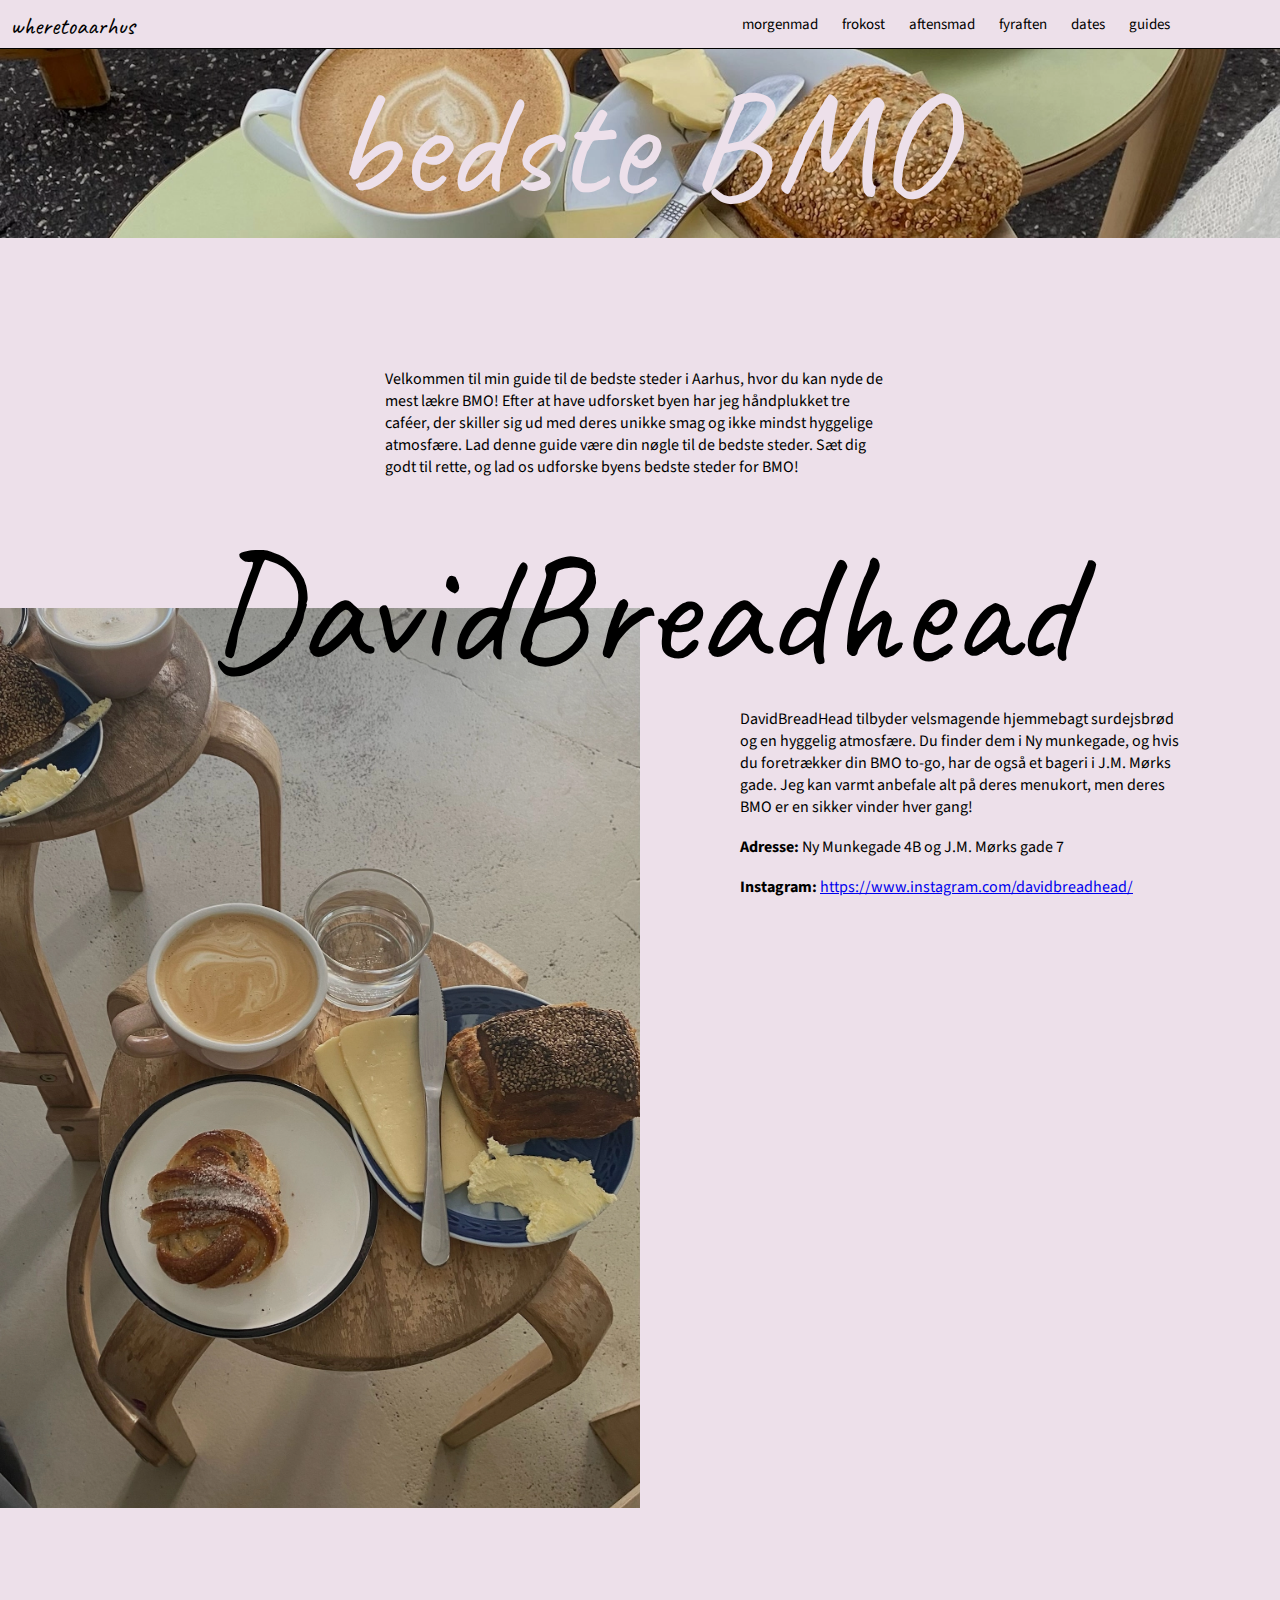
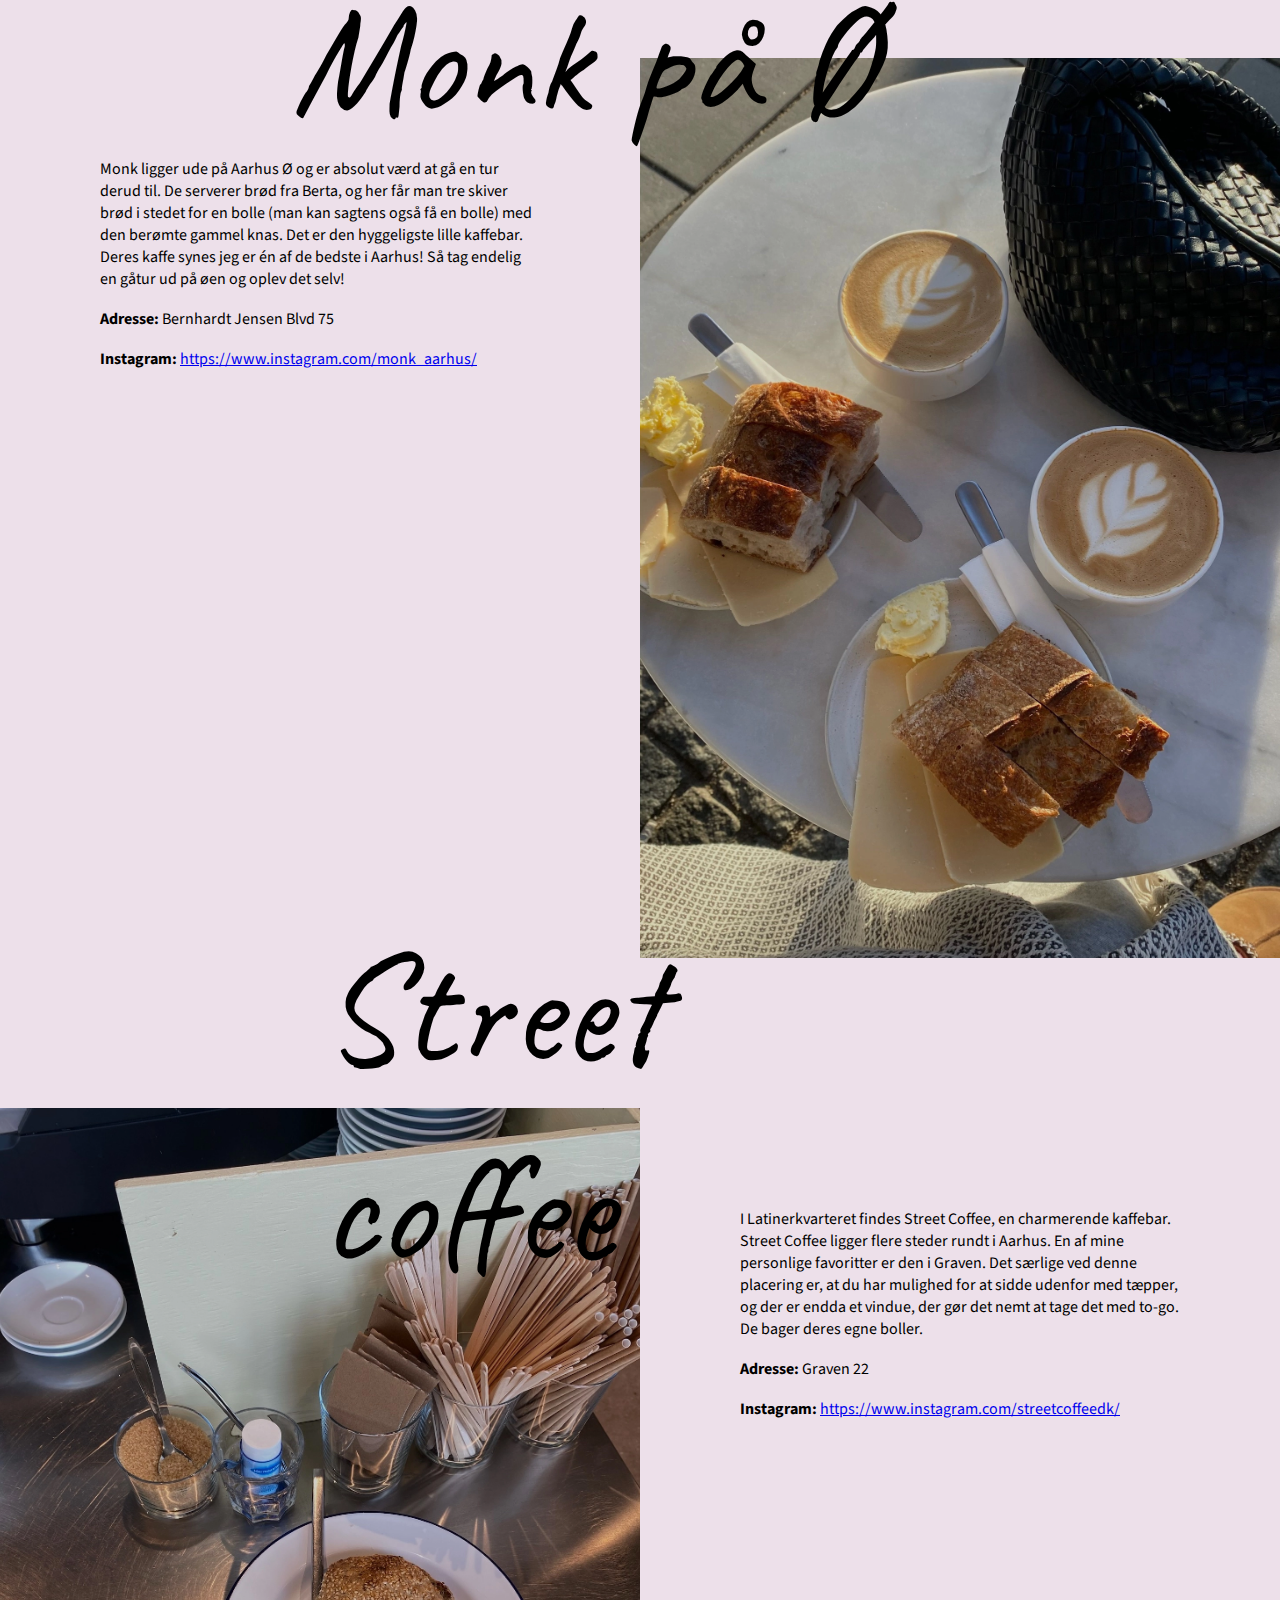
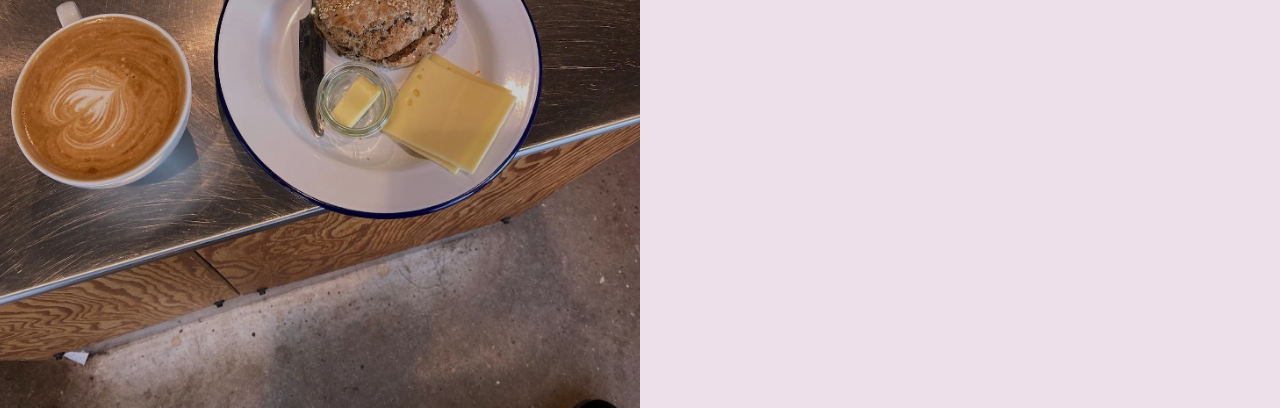
<file: artikler/bedste-bmo.html>
<!DOCTYPE html> 
<html lang="da">
<head>
    <meta charset="UTF-8">
    <meta name="viewport" content="width=device-width, initial-scale=1.0">
    <title>wheretoaarhus</title>
    <link rel="preconnect" href="https://fonts.googleapis.com">
    <link rel="preconnect" href="https://fonts.gstatic.com" crossorigin>
    <link href="https://fonts.googleapis.com/css2?family=Caveat:wght@400..700&display=swap" rel="stylesheet">
    <link href="https://fonts.googleapis.com/css2?family=Caveat:wght@400..700&family=Source+Sans+3:ital,wght@0,200..900;1,200..900&display=swap" rel="stylesheet">
    <link rel="stylesheet" href="../css/main.css">
</head>
<body>
    <nav class="top-nav">
        <div class="logo">
            <h3><a href="../index.html">wheretoaarhus</a></h3>
        </div>
        <div class="top-menu">
            <ul>
                <li><a href="#">morgenmad</a>
                    <ul>
                        <li><a href="#">brunch</a></li>
                        <li><a href="#">bare en kop kaf´ </a></li>
                        <li><a href="#">hurtig morgenmad</a></li>
                    </ul>
                </li>
                <li><a href="#">frokost</a>
                    <ul>
                        <li><a href="#">let frokost</a></li>
                        <li><a href="#">sen frokost</a></li>
                        <li><a href="#">take away</a></li>
                    </ul>
                </li>
                <li><a href="#">aftensmad</a>
                    <ul>
                        <li><a href="#">sikker vinder</a></li>
                        <li><a href="#">social dining</a></li>
                        <li><a href="#">sushi</a></li>
                        <li><a href="#">take away</a></li>
                    </ul>
                </li>
                <li><a href="#">fyraften</a>
                    <ul>
                        <li><a href="#">happy hour</a></li>
                        <li><a href="#">øl guide</a></li>
                        <li><a href="#">cocktails</a></li>
                        <li><a href="#">drinks</a></li>
                        <li><a href="hverdagsloejer.html">hverdagsløjer</a></li>
                    </ul>
                </li>
                <li><a href="#">dates</a>
                    <ul>
                        <li><a href="foeste-dates.html">første date</a></li>
                        <li><a href="#">gå ture</a></li>
                        <li><a href="#">udover det sædvanlig</a></li>
                    </ul>
                </li>
                <li><a href="#">guides</a>
                    <ul>
                        <li><a href="#">kaffe</a></li>
                        <li><a href="#">den søde tand</a></li>
                        <li><a href="#">lidt udenfor aarhus</a></li>
                        <li><a href="bedste-bmo.html">bedste BMO</a></li>
                        <li><a href="#">sommer feeling</a></li>
                        <li><a href="#">juleting</a></li>
                        <li><a href="#">nye steder/ åbner snart</a></li>
                    </ul>
                </li>
            </ul>
        </div>
    </nav>

    <div class="article">

        <div class="article-hero" style="background-image: url('../img/street.coffee1.webp');background-position: 50% 45%;">
            <h1>bedste BMO</h1>
        </div>
        
        <div class="article-content">
            <div class="full">
                <div>
                    <p>
                        Velkommen til min guide til de bedste steder i Aarhus, hvor du kan nyde de mest lækre BMO! Efter at have udforsket byen har jeg håndplukket tre caféer, der skiller sig ud med deres unikke smag og ikke mindst hyggelige atmosfære. Lad denne guide være din nøgle til de bedste steder. Sæt dig godt til rette, og lad os udforske byens bedste steder for BMO!
                    </p>
                </div>
            </div>
            <div class="split space">
                <div class="background-img" style="background-image: url('../img/davidbreadhead.webp')"></div>
                <div class="tekst">
                    <h2>DavidBreadhead</h2>
                    <p>DavidBreadHead tilbyder velsmagende hjemmebagt surdejsbrød og en hyggelig atmosfære. Du finder dem i Ny munkegade, og hvis du foretrækker din BMO to-go, har de også et bageri i J.M. Mørks gade. Jeg kan varmt anbefale alt på deres menukort, men deres BMO er en sikker vinder hver gang! 
                    </p>
                    <br>
                    <p>
                        <b>Adresse:</b> Ny Munkegade 4B og J.M. Mørks gade 7
                    </p>
                    <br>
                    <p>
                        <b>Instagram:</b> <a href="https://www.instagram.com/davidbreadhead/">https://www.instagram.com/davidbreadhead/</a>
                    </p>
                </div>
            </div>
            <div class="split space">
                <div class="tekst left">
                    <h2>Monk på Ø</h2>
                    <p>Monk ligger ude på Aarhus Ø og er absolut værd at gå en tur derud til. De serverer brød fra Berta, og her får man tre skiver brød i stedet for en bolle (man kan sagtens også få en bolle) med den berømte gammel knas. Det er den hyggeligste lille kaffebar. Deres kaffe synes jeg er én af de bedste i Aarhus! Så tag endelig en gåtur ud på øen og oplev det selv! 
                    </p>
                    <br>
                    <p>
                        <b>Adresse:</b> Bernhardt Jensen Blvd 75
                    </p>
                    <br>
                    <p>
                        <b>Instagram:</b> <a href=" https://www.instagram.com/monk_aarhus/"> https://www.instagram.com/monk_aarhus/</a>
                    </p>
                </div>
                <div class="background-img"style="background-image: url('../img/monk.webp')"></div>
            </div>
            <div class="split">
                <div class="background-img" style="background-image: url('../img/street.coffee.webp')"></div>
                <div class="tekst">
                    <h2>Street coffee</h2>
                    <p> I Latinerkvarteret findes Street Coffee, en charmerende kaffebar. Street Coffee ligger flere steder rundt i Aarhus. En af mine personlige favoritter er den i Graven. Det særlige ved denne placering er, at du har mulighed for at sidde udenfor med tæpper, og der er endda et vindue, der gør det nemt at tage det med to-go. De bager deres egne boller.
                    </p>
                    <br>
                    <p>
                        <b>Adresse:</b> Graven 22
                    </p>
                    <br>
                    <p>
                        <b>Instagram:</b> <a href="https://www.instagram.com/streetcoffeedk/">https://www.instagram.com/streetcoffeedk/</a>
                    </p>
                </div>
        </div>

    </div>

</body>
</html>
</file>
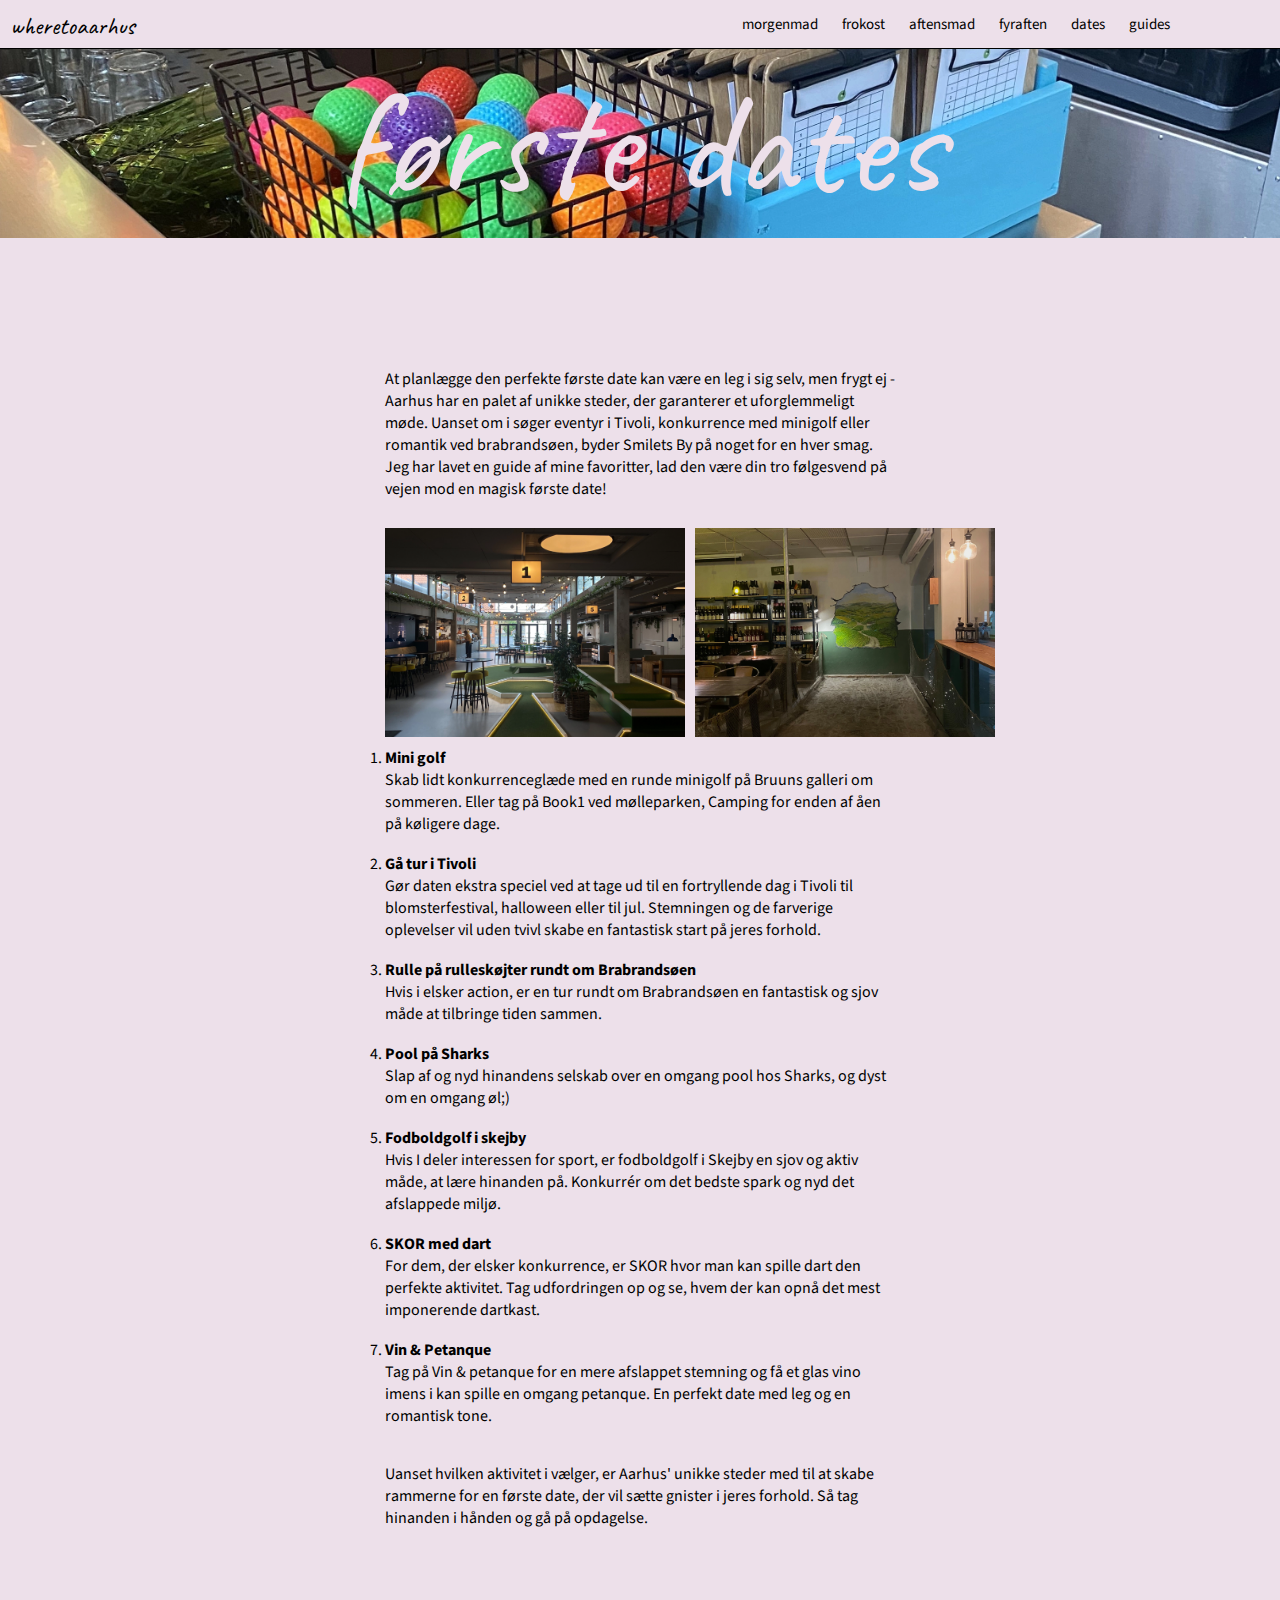
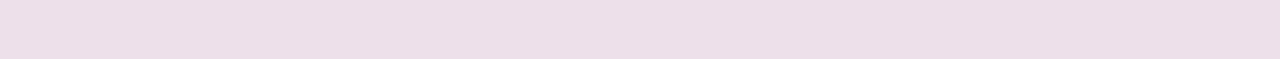
<file: artikler/foeste-dates.html>
<!DOCTYPE html> 
<html lang="da">
<head>
    <meta charset="UTF-8">
    <meta name="viewport" content="width=device-width, initial-scale=1.0">
    <title>wheretoaarhus</title>
    <link rel="preconnect" href="https://fonts.googleapis.com">
    <link rel="preconnect" href="https://fonts.gstatic.com" crossorigin>
    <link href="https://fonts.googleapis.com/css2?family=Caveat:wght@400..700&display=swap" rel="stylesheet">
    <link href="https://fonts.googleapis.com/css2?family=Caveat:wght@400..700&family=Source+Sans+3:ital,wght@0,200..900;1,200..900&display=swap" rel="stylesheet">
    <link rel="stylesheet" href="../css/main.css">
</head>
<body>
    <nav class="top-nav">
        <div class="logo">
            <h3><a href="../index.html">wheretoaarhus</a></h3>
        </div>
        <div class="top-menu">
            <ul>
                <li><a href="#">morgenmad</a>
                    <ul>
                        <li><a href="#">brunch</a></li>
                        <li><a href="#">bare en kop kaf´ </a></li>
                        <li><a href="#">hurtig morgenmad</a></li>
                    </ul>
                </li>
                <li><a href="#">frokost</a>
                    <ul>
                        <li><a href="#">let frokost</a></li>
                        <li><a href="#">sen frokost</a></li>
                        <li><a href="#">take away</a></li>
                    </ul>
                </li>
                <li><a href="#">aftensmad</a>
                    <ul>
                        <li><a href="#">sikker vinder</a></li>
                        <li><a href="#">social dining</a></li>
                        <li><a href="#">sushi</a></li>
                        <li><a href="#">take away</a></li>
                    </ul>
                </li>
                <li><a href="#">fyraften</a>
                    <ul>
                        <li><a href="#">happy hour</a></li>
                        <li><a href="#">øl guide</a></li>
                        <li><a href="#">cocktails</a></li>
                        <li><a href="#">drinks</a></li>
                        <li><a href="hverdagsloejer.html">hverdagsløjer</a></li>
                    </ul>
                </li>
                <li><a href="#">dates</a>
                    <ul>
                        <li><a href="foeste-dates.html">første date</a></li>
                        <li><a href="#">gå ture</a></li>
                        <li><a href="#">udover det sædvanlig</a></li>
                    </ul>
                </li>
                <li><a href="#">guides</a>
                    <ul>
                        <li><a href="#">kaffe</a></li>
                        <li><a href="#">den søde tand</a></li>
                        <li><a href="#">lidt udenfor aarhus</a></li>
                        <li><a href="bedste-bmo.html">bedste BMO</a></li>
                        <li><a href="#">sommer feeling</a></li>
                        <li><a href="#">juleting</a></li>
                        <li><a href="#">nye steder/ åbner snart</a></li>
                    </ul>
                </li>
            </ul>
        </div>
    </nav>
    <div class="article">

        <div class="article-hero"style="background-image: url('../img/minigolf.webp'); background-position: 50% 52%;">
            <h1>første dates</h1>
        </div>
        
        <div class="article-content">
            <div class="full">
                <div> 
                    <p>
                        At planlægge den perfekte første date kan være en leg i sig selv, men frygt ej - Aarhus har en palet af unikke steder, der garanterer et uforglemmeligt møde. Uanset om i søger eventyr i Tivoli, konkurrence med minigolf eller romantik ved brabrandsøen, byder Smilets By på noget for en hver smag. Jeg har lavet en guide af mine favoritter, lad den være din tro følgesvend på vejen mod en magisk første date!
                    </p>
                    <br>
                    <div class="billeder"> 
                        <img src="../img/book1.webp" alt="minigolf">
                        <img src="../img/vinogpetanque.webp" alt="vin og petanque">  
                    </div>
                    <ol>
                        <li>
                            <p><b>Mini golf</b></p>
                            <p>Skab lidt konkurrenceglæde med en runde minigolf på Bruuns galleri om sommeren. Eller tag på Book1 ved mølleparken, Camping for enden af åen på køligere dage. 
                            </p>
                        </li>
                        <br>
                        <li>
                            <p><b>Gå tur i Tivoli</b></p>
                            <p>Gør daten ekstra speciel ved at tage ud til en fortryllende dag i Tivoli til blomsterfestival, halloween eller til jul. Stemningen og de farverige oplevelser vil uden tvivl skabe en fantastisk start på jeres forhold. 
                            </p>
                        </li>
                        <br>
                        <li>
                            <p><b>Rulle på rulleskøjter rundt om Brabrandsøen </b></p>
                            <p>Hvis i elsker action, er en tur rundt om Brabrandsøen en fantastisk og sjov måde at tilbringe tiden sammen. 
                            </p>
                        </li>
                        <br>
                        <li>
                            <p><b>Pool på Sharks</b></p>
                            <p>Slap af og nyd hinandens selskab over en omgang pool hos Sharks, og dyst om en omgang øl;)
                            </p>
                        </li>
                        <br>
                        <li>
                            <p><b>Fodboldgolf i skejby</b></p>
                            <p>Hvis I deler interessen for sport, er fodboldgolf i Skejby en sjov og aktiv måde, at lære hinanden på. Konkurrér om det bedste spark og nyd det afslappede miljø.
                            </p>
                        </li>
                        <br>
                        <li>
                            <p><b>SKOR med dart</b></p>
                            <p>For dem, der elsker konkurrence, er SKOR hvor man kan spille dart den perfekte aktivitet. Tag udfordringen op og se, hvem der kan opnå det mest imponerende dartkast.
                            </p>
                        </li>
                        <br>
                        <li>
                            <p><b>Vin & Petanque</b></p>
                            <p>Tag på Vin & petanque for en mere afslappet stemning og få et glas vino imens i kan spille en omgang petanque. En perfekt date med leg og en romantisk tone. 
                            </p>
                        </li>
                    </ol>
                    <br>
                    <br>
                    <p>Uanset hvilken aktivitet i vælger, er Aarhus' unikke steder med til at skabe rammerne for en første date, der vil sætte gnister i jeres forhold. Så tag hinanden i hånden og gå på opdagelse. 
                    </p>
                </div>
            </div>
            
        </div>

    </div>
</body>
</html>
</file>
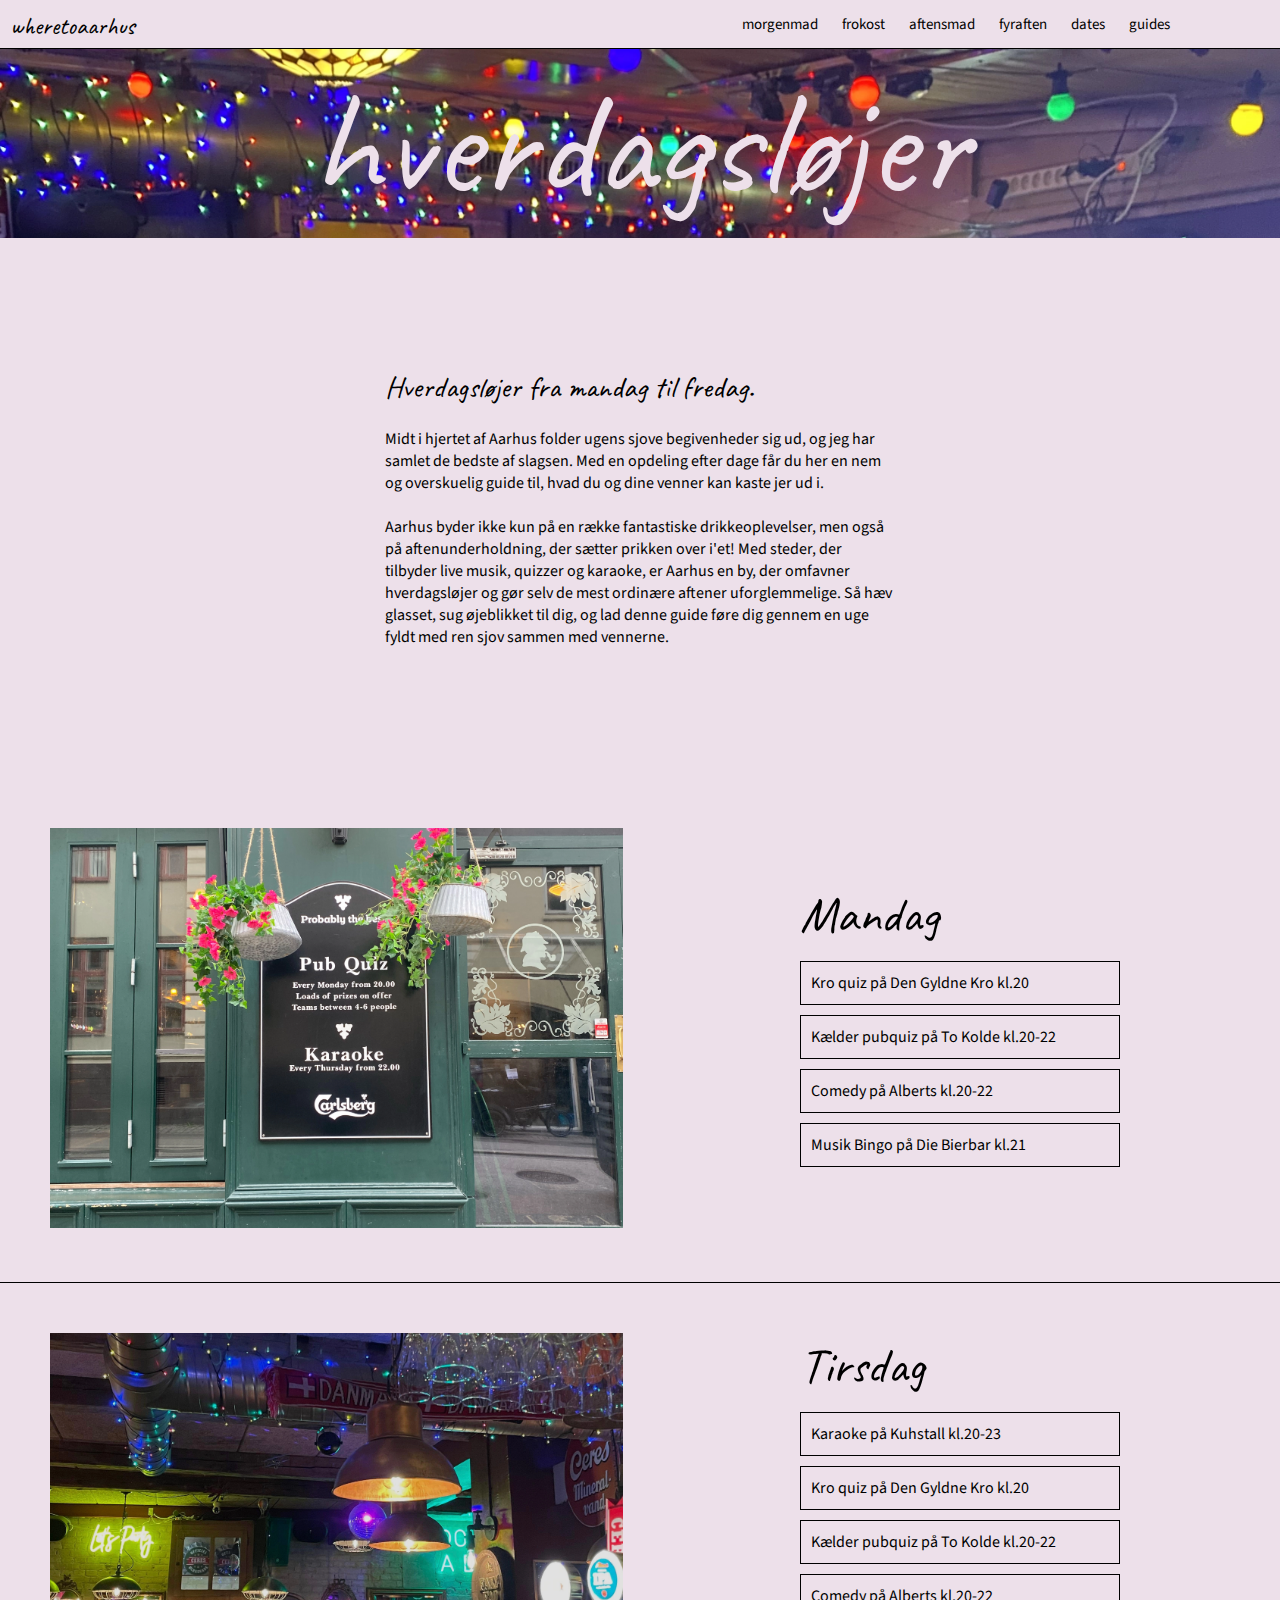
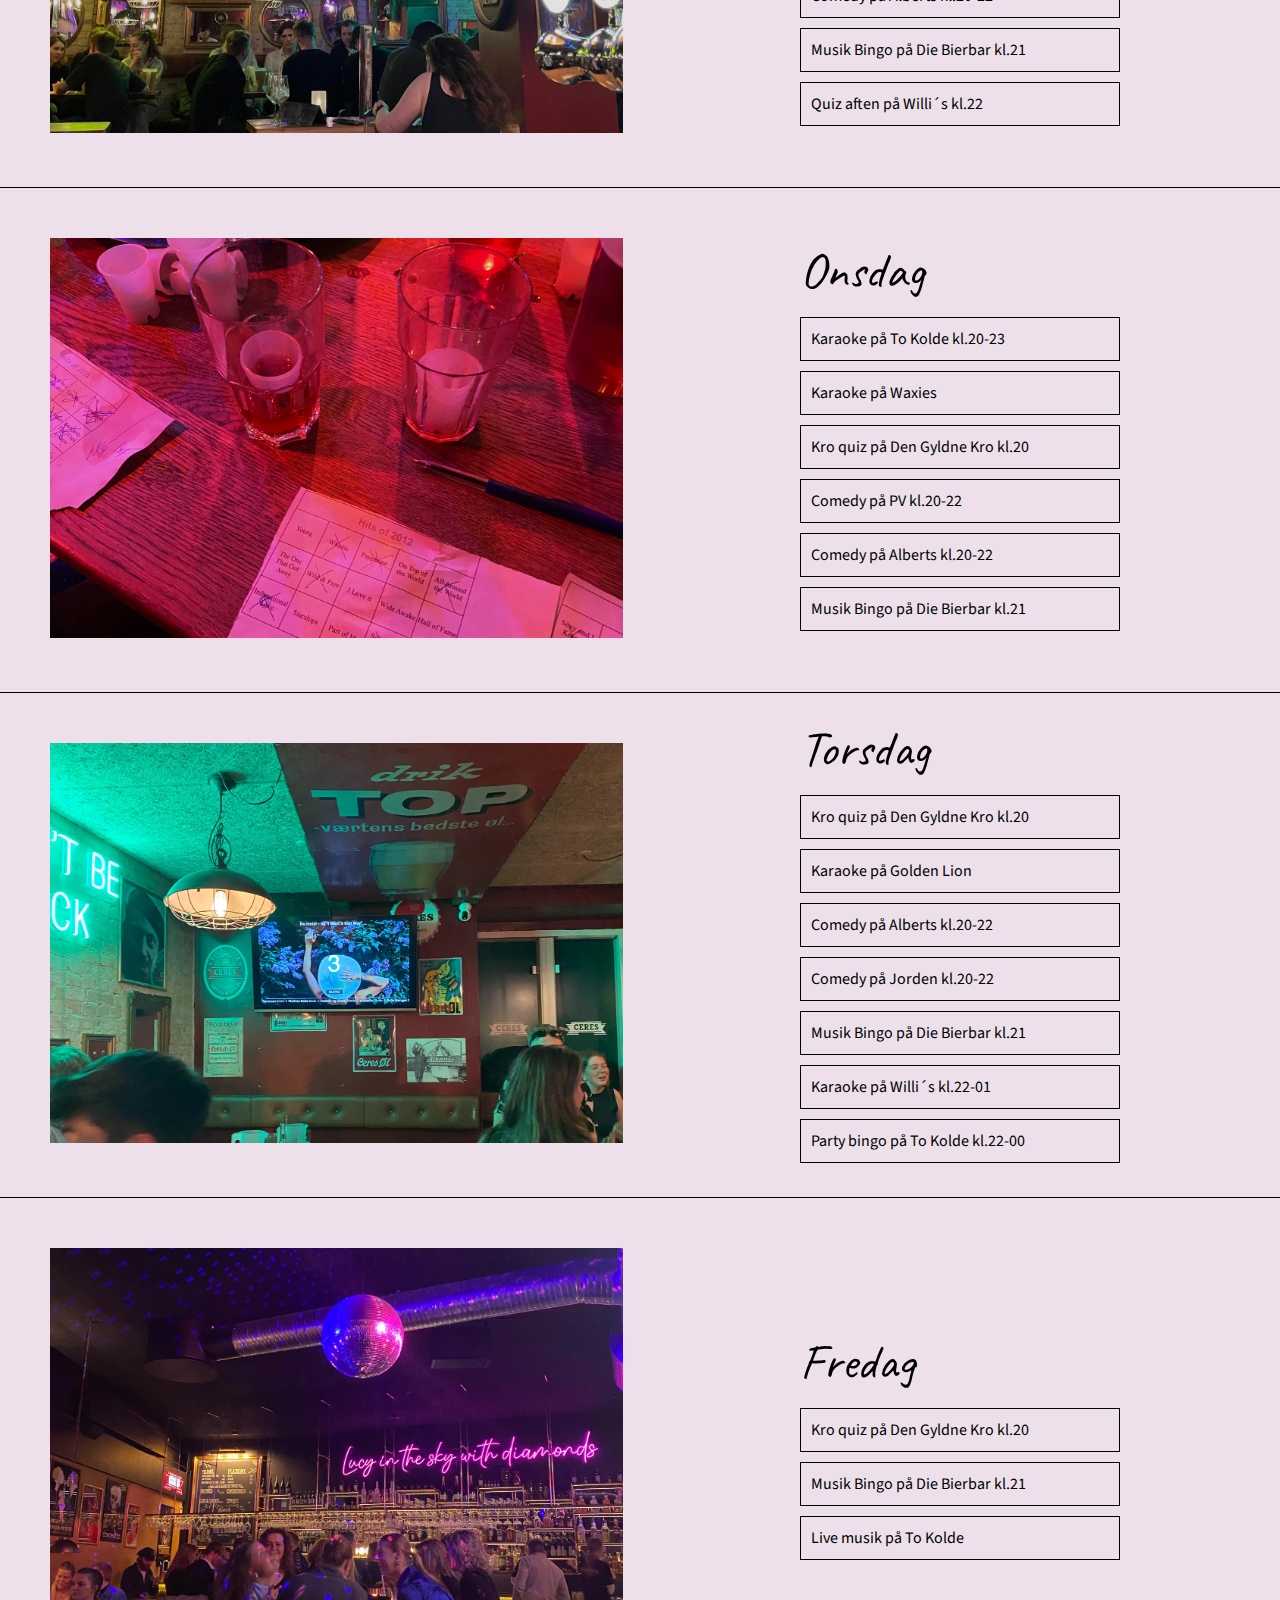
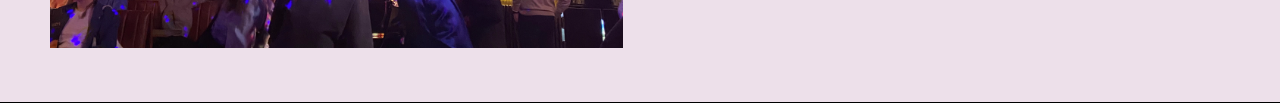
<file: artikler/hverdagsloejer.html>
<!DOCTYPE html> 
<html lang="da">
<head>
    <meta charset="UTF-8">
    <meta name="viewport" content="width=device-width, initial-scale=1.0">
    <title>wheretoaarhus</title>
    <link rel="preconnect" href="https://fonts.googleapis.com">
    <link rel="preconnect" href="https://fonts.gstatic.com" crossorigin>
    <link href="https://fonts.googleapis.com/css2?family=Caveat:wght@400..700&display=swap" rel="stylesheet">
    <link href="https://fonts.googleapis.com/css2?family=Caveat:wght@400..700&family=Source+Sans+3:ital,wght@0,200..900;1,200..900&display=swap" rel="stylesheet">
    <link rel="stylesheet" href="../css/main.css">
</head>
<body>
    <nav class="top-nav">
        <div class="logo">
            <h3><a href="../index.html">wheretoaarhus</a></h3>
        </div>
        <div class="top-menu">
            <ul>
                <li><a href="#">morgenmad</a>
                    <ul>
                        <li><a href="#">brunch</a></li>
                        <li><a href="#">bare en kop kaf´ </a></li>
                        <li><a href="#">hurtig morgenmad</a></li>
                    </ul>
                </li>
                <li><a href="#">frokost</a>
                    <ul>
                        <li><a href="#">let frokost</a></li>
                        <li><a href="#">sen frokost</a></li>
                        <li><a href="#">take away</a></li>
                    </ul>
                </li>
                <li><a href="#">aftensmad</a>
                    <ul>
                        <li><a href="#">sikker vinder</a></li>
                        <li><a href="#">social dining</a></li>
                        <li><a href="#">sushi</a></li>
                        <li><a href="#">take away</a></li>
                    </ul>
                </li>
                <li><a href="#">fyraften</a>
                    <ul>
                        <li><a href="#">happy hour</a></li>
                        <li><a href="#">øl guide</a></li>
                        <li><a href="#">cocktails</a></li>
                        <li><a href="#">drinks</a></li>
                        <li><a href="hverdagsloejer.html">hverdagsløjer</a></li>
                    </ul>
                </li>
                <li><a href="#">dates</a>
                    <ul>
                        <li><a href="foeste-dates.html">første date</a></li>
                        <li><a href="#">gå ture</a></li>
                        <li><a href="#">udover det sædvanlig</a></li>
                    </ul>
                </li>
                <li><a href="#">guides</a>
                    <ul>
                        <li><a href="#">kaffe</a></li>
                        <li><a href="#">den søde tand</a></li>
                        <li><a href="#">lidt udenfor aarhus</a></li>
                        <li><a href="bedste-bmo.html">bedste BMO</a></li>
                        <li><a href="#">sommer feeling</a></li>
                        <li><a href="#">juleting</a></li>
                        <li><a href="#">nye steder/ åbner snart</a></li>
                    </ul>
                </li>
            </ul>
        </div>
    </nav>
    <div class="article">

        <div class="article-hero"style="background-image: url('../img/hverdagsloejer.webp'); background-position: 50% 20%;">
            <h1>hverdagsløjer</h1>
        </div>
        
        <div class="article-content">
            <div class="full">
                <div>
                    <h3> Hverdagsløjer fra mandag til fredag.</h3>
                    <p> 
                        <br>
                        Midt i hjertet af Aarhus folder ugens sjove begivenheder sig ud, og jeg har samlet de bedste af slagsen. Med en opdeling efter dage får du her en nem og overskuelig guide til, hvad du og dine venner kan kaste jer ud i.
                        <br>
                        <br>
                        Aarhus byder ikke kun på en række fantastiske drikkeoplevelser, men også på aftenunderholdning, der sætter prikken over i'et! Med steder, der tilbyder live musik, quizzer og karaoke, er Aarhus en by, der omfavner hverdagsløjer og gør selv de mest ordinære aftener uforglemmelige. Så hæv glasset, sug øjeblikket til dig, og lad denne guide føre dig gennem en uge fyldt med ren sjov sammen med vennerne. 
                    </p>
                </div>
            </div>
            <div class="split border">
                <div>
                    <img src="../img/pub.webp" alt="pub">
                </div>
                <div class="center-content">
                    <div>
                        <h2>Mandag</h2>
                        <ul>
                            <li>Kro quiz på Den Gyldne Kro kl.20</li>
                            <li>Kælder pubquiz på To Kolde kl.20-22</li>
                            <li>Comedy på Alberts kl.20-22</li>
                            <li>Musik Bingo på Die Bierbar kl.21</li>
                        </ul>
                    </div>
                </div>
            </div>
            <div class="split border">
                <div>
                    <img src="../img/willis.webp" alt="Willi´s">
                </div>
                <div class="center-content">
                    <div>
                        <h2>Tirsdag</h2>
                        <ul>
                            <li>Karaoke på Kuhstall kl.20-23</li>
                            <li>Kro quiz på Den Gyldne Kro kl.20</li>
                            <li>Kælder pubquiz på To Kolde kl.20-22</li>
                            <li>Comedy på Alberts kl.20-22</li>
                            <li>Musik Bingo på Die Bierbar kl.21</li>
                            <li>Quiz aften på Willi´s kl.22</li>
                        </ul>
                    </div>
                </div>
            </div>
            <div class="split border">
                <div>
                    <img src="../img/musik.bingo.webp" alt="musik.bingo">
                </div>
                <div class="center-content">
                    <div>
                        <h2>Onsdag</h2>
                        <ul>
                            <li>Karaoke på To Kolde kl.20-23</li>
                            <li>Karaoke på Waxies</li>
                            <li>Kro quiz på Den Gyldne Kro kl.20</li>
                            <li>Comedy på PV kl.20-22</li>
                            <li>Comedy på Alberts kl.20-22</li>
                            <li>Musik Bingo på Die Bierbar kl.21</li>
                        </ul>
                    </div>
                </div>
            </div>
            <div class="split border">
                <div>
                    <img src="../img/karaoke.webp" alt="karaoke">
                </div>
                <div class="center-content">
                    <div>
                        <h2>Torsdag</h2>
                        <ul>
                            <li>Kro quiz på Den Gyldne Kro kl.20</li>
                            <li>Karaoke på Golden Lion</li>
                            <li>Comedy på Alberts kl.20-22</li>
                            <li>Comedy på Jorden kl.20-22</li>
                            <li>Musik Bingo på Die Bierbar kl.21</li>
                            <li>Karaoke på Willi´s kl.22-01</li>
                            <li>Party bingo på To Kolde kl.22-00</li>
                        </ul>
                    </div>
                </div>
            </div>
            <div class="split border">
                <div>
                    <img src="../img/to.kolde.webp" alt="to kolde">
                </div>
                <div class="center-content">
                    <div>
                        <h2>Fredag</h2>
                        <ul>
                            <li>Kro quiz på Den Gyldne Kro kl.20</li>
                            <li>Musik Bingo på Die Bierbar kl.21</li>
                            <li>Live musik på To Kolde</li>
                        </ul>
                    </div>
                </div>
            </div>
        </div>

    </div>
</body>
</html>
</file>
<file: css/main.css>
/* stylesheet samlet - så jeg kun skal linke til ét */
@import url('basic.css');
@import url('nav.css');
@import url('front-page.css');
@import url('article.css');
</file>
